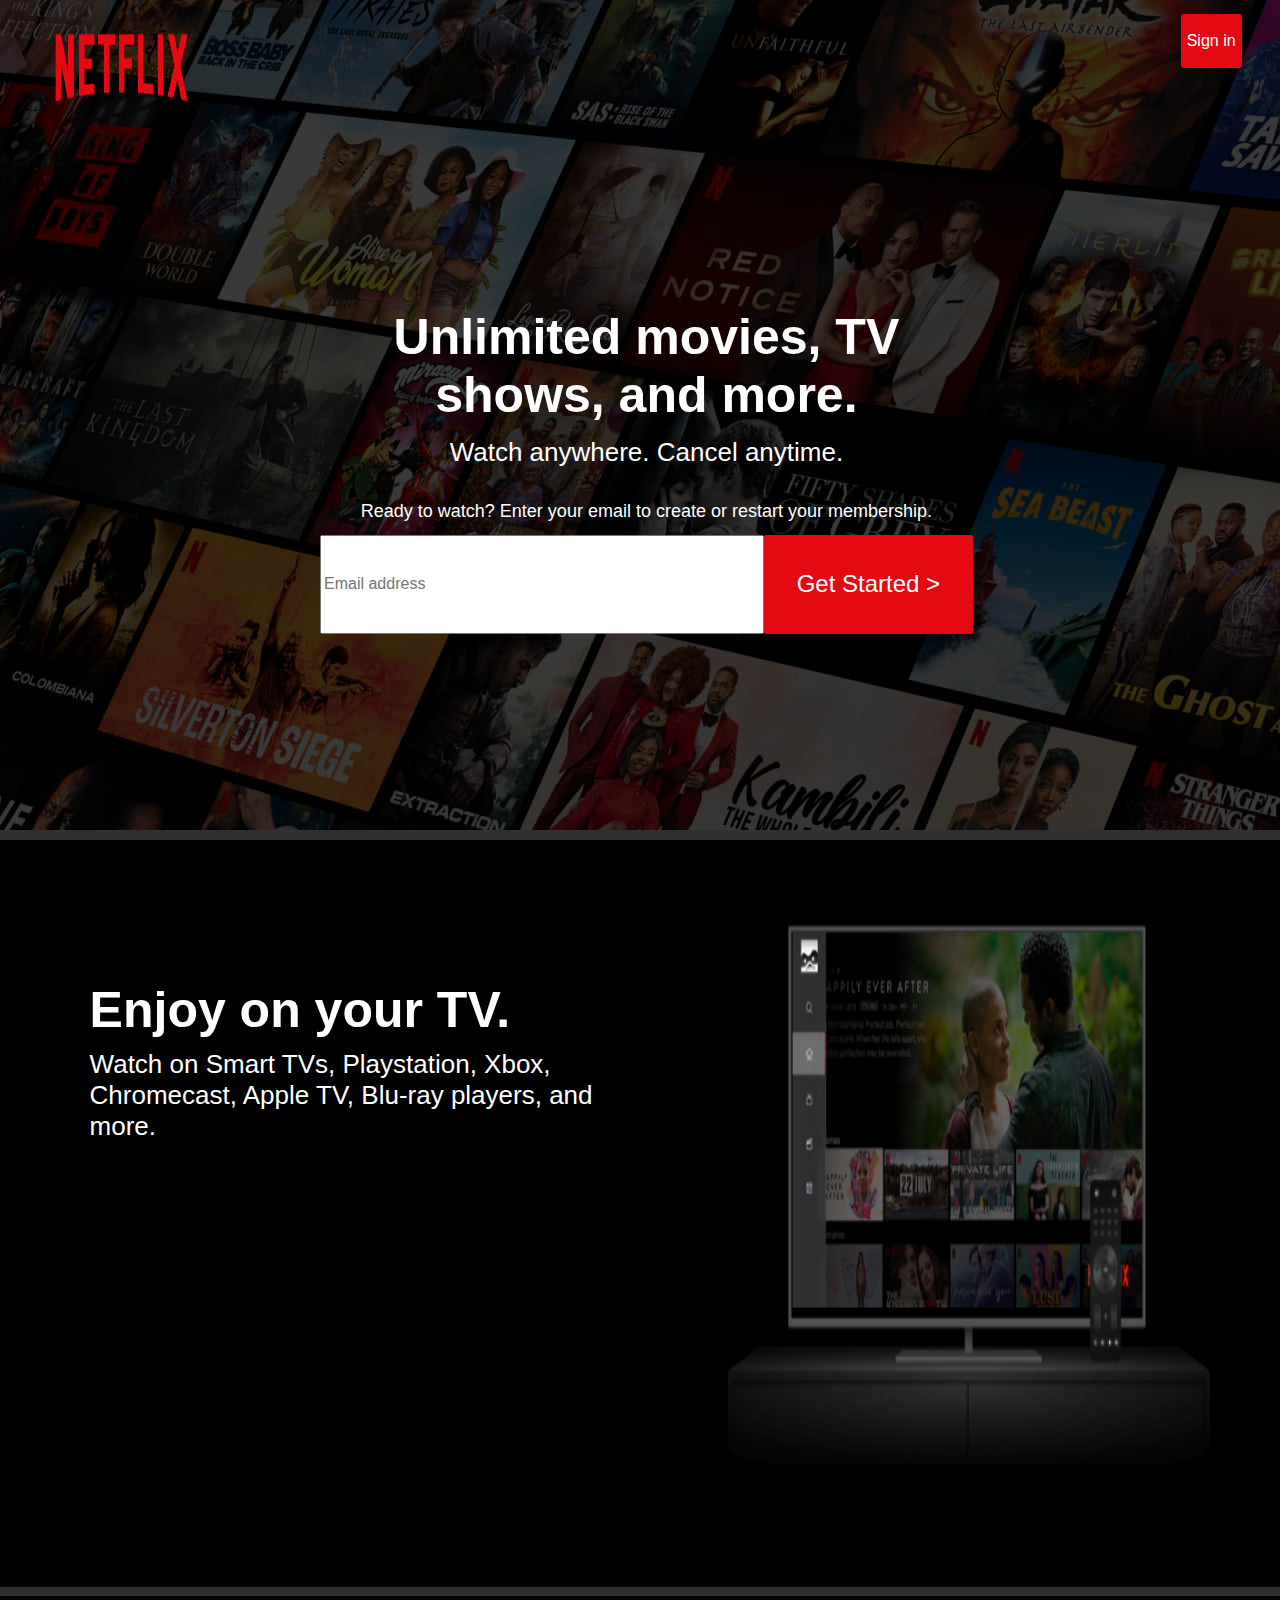
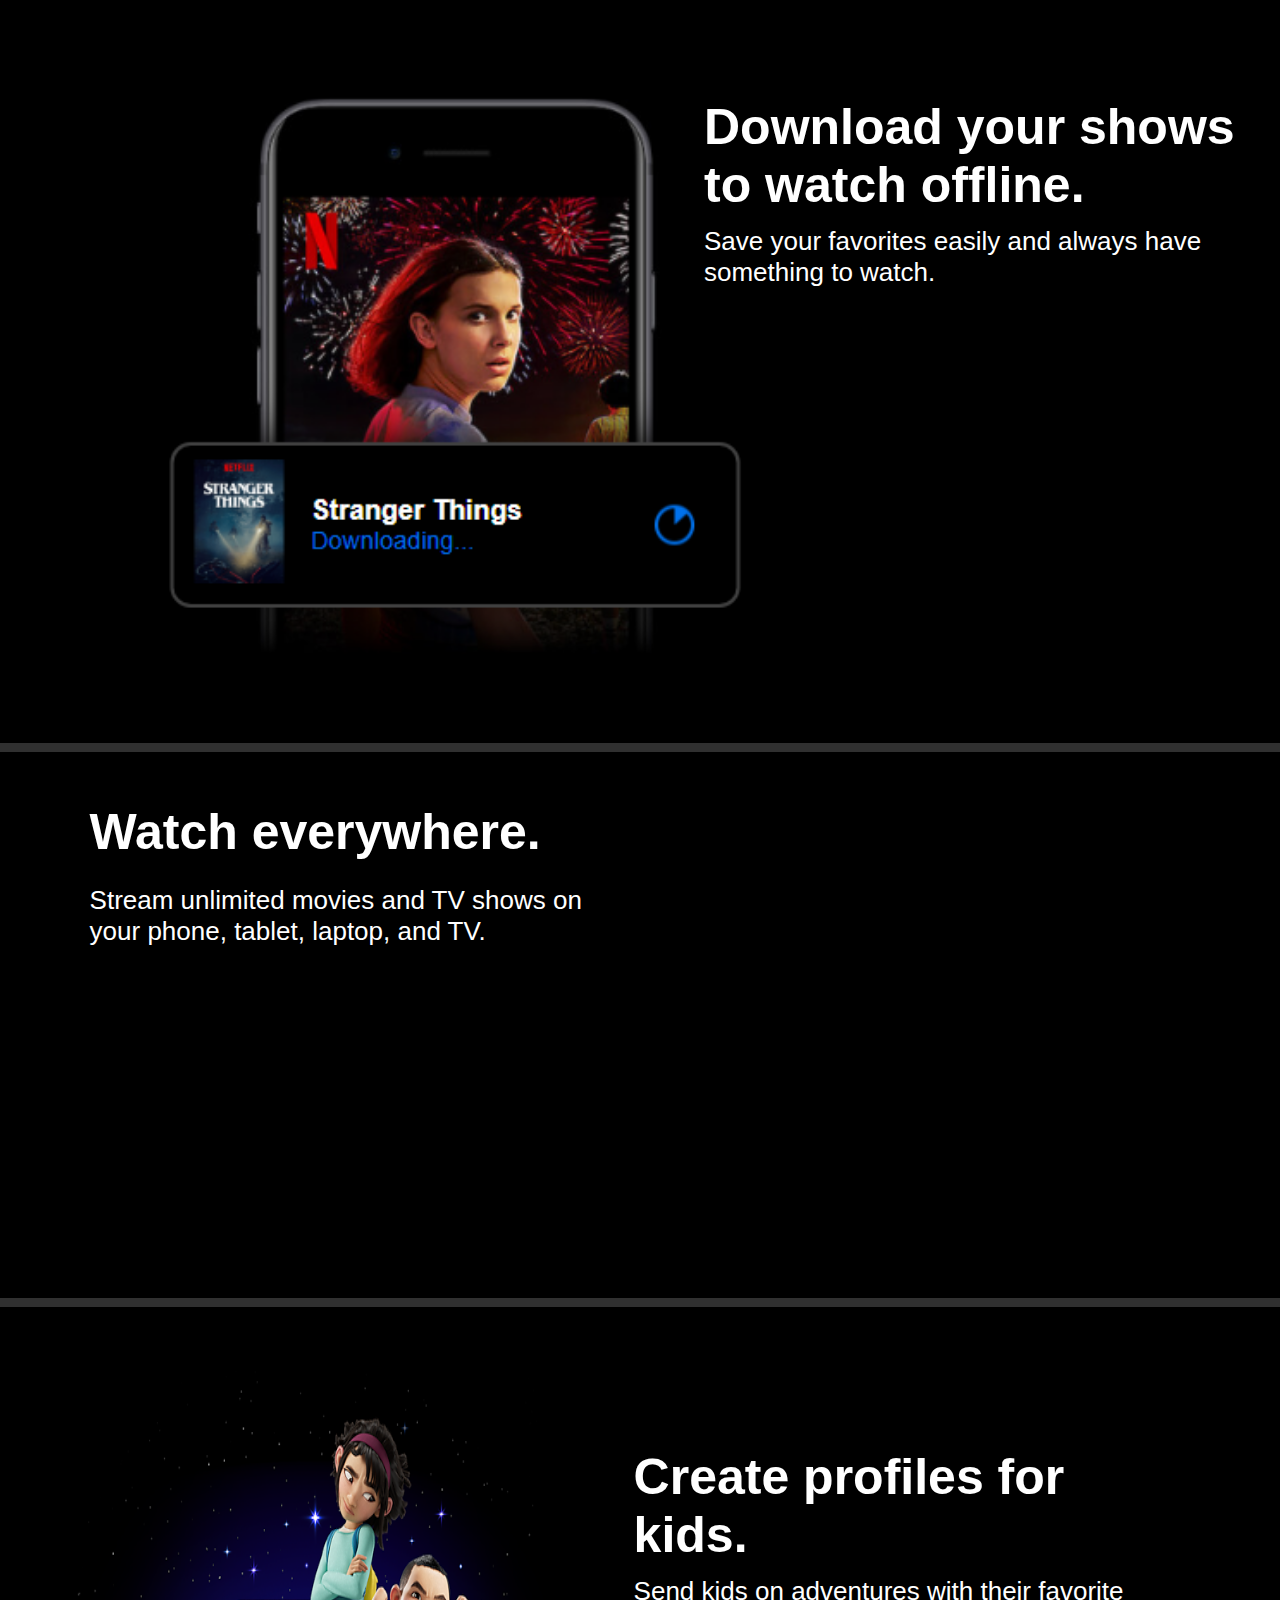
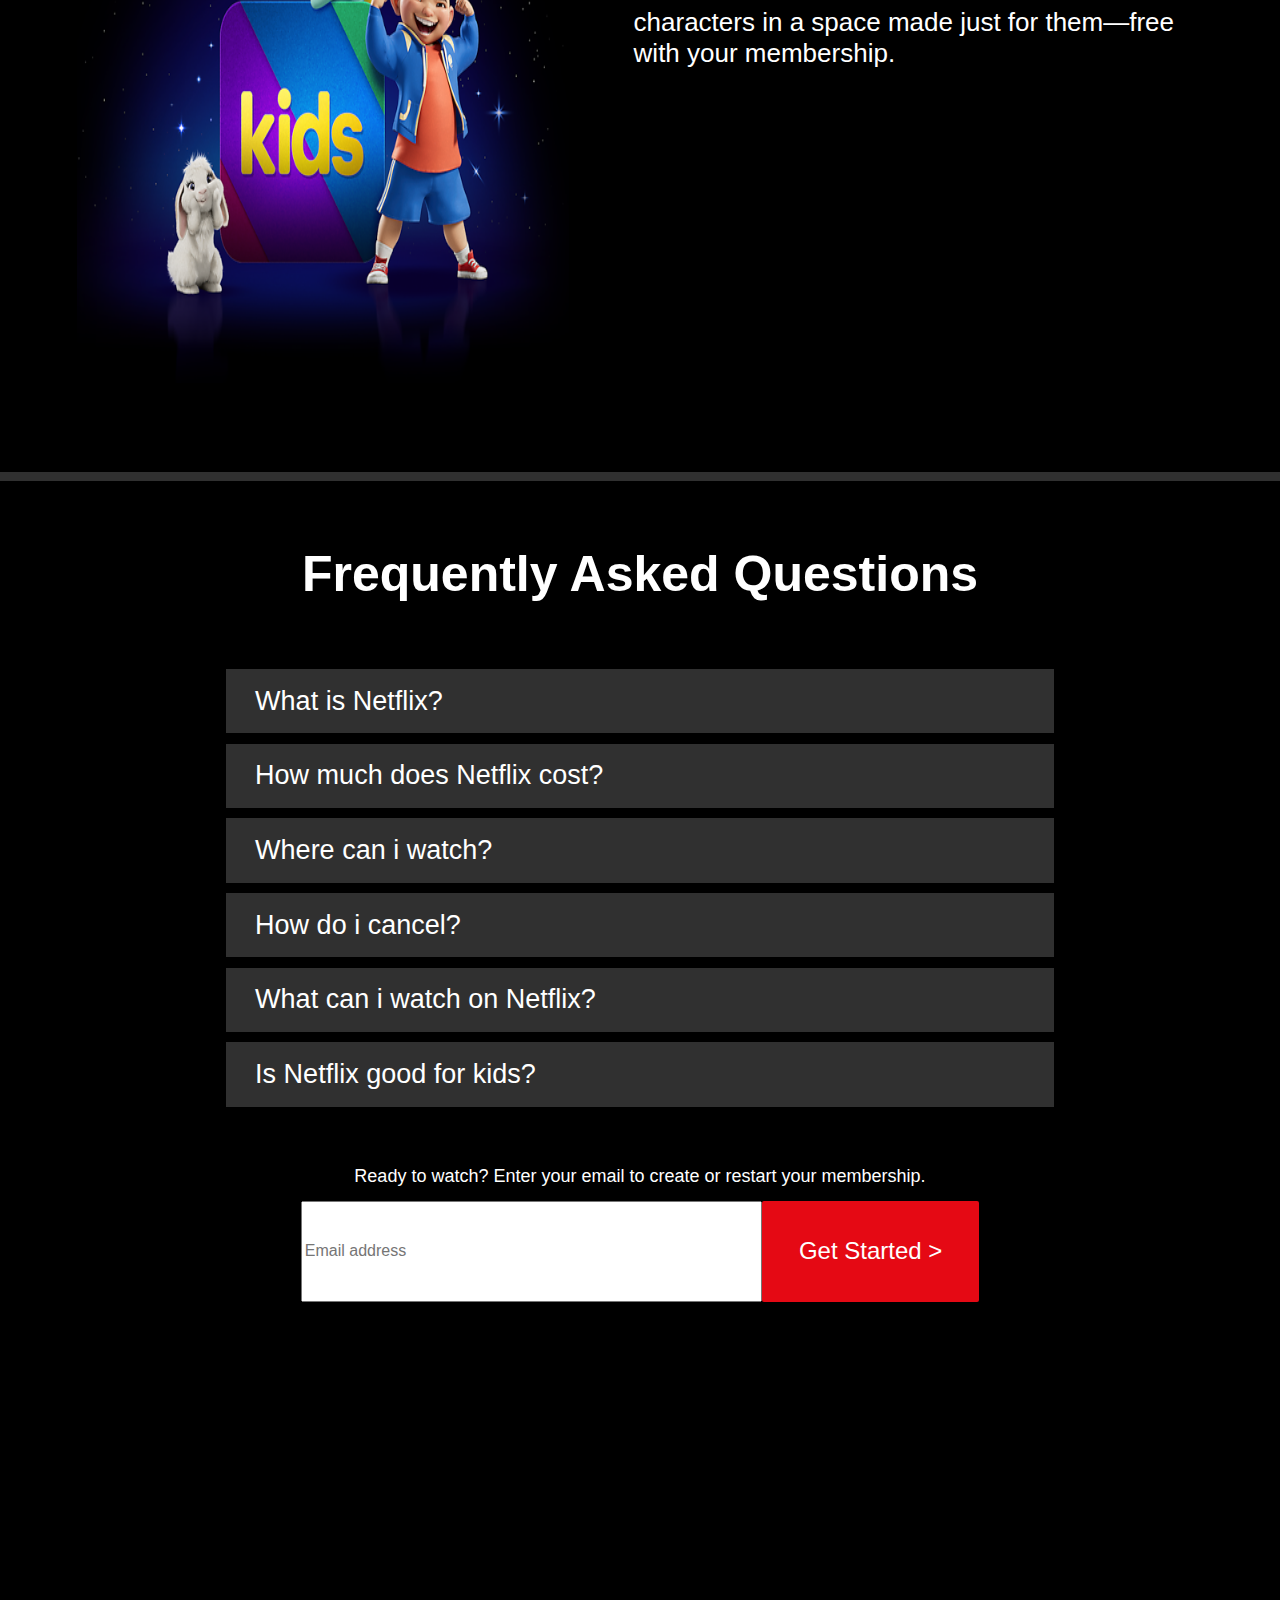
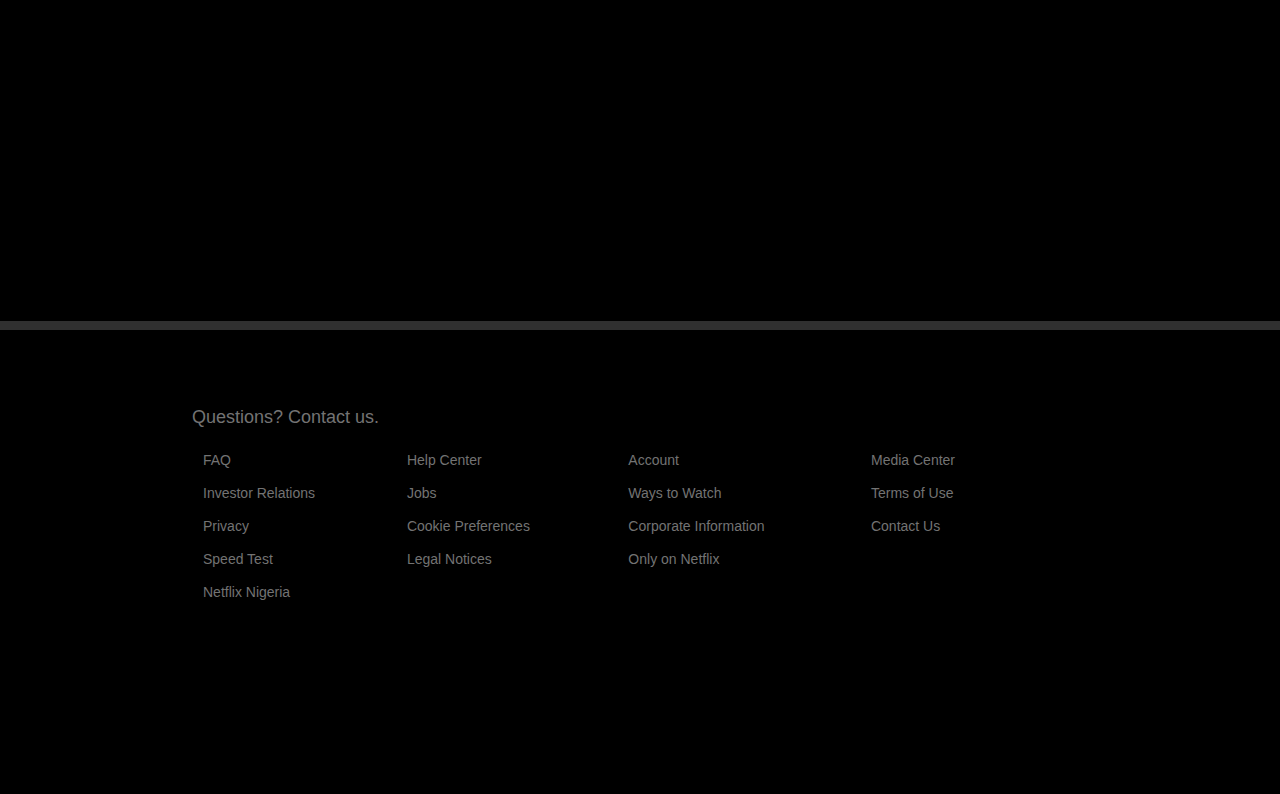
<file: index.html>
<html lang="en">
  <head>
    <meta charset="UTF-8" />
    <meta http-equiv="X-UA-Compatible" content="IE=edge" />
    <meta name="viewport" content="width=device-width, initial-scale=1.0" />
    <link rel="stylesheet" href="style.css" />
    <title>Netflix Homepage</title>
  </head>
  <body>
    <div class="first">
        <div class="maincontainer">
          <div class="headercontainer">
            <img src="IMG_20220805_104439_295.png" alt="logo" />
           <a href="indexsign.html">
            <button class="btn1">Sign in</button></a>
          </div>
          <div class="bodycontainer">
            <h1>
              Unlimited movies, TV <br />
              shows, and more.
            </h1>
            <h2>Watch anywhere. Cancel anytime.</h2>
            <h3>
              Ready to watch? Enter your email to create or restart your
              membership.
            </h3>
            <form>
              <input
                type="email"
                name="email"
                id="email"
                aria-label="Email Address"
                placeholder="Email address"
                required
              />
              <button class="btn2">Get Started ></button>
            </form>
          </div>
          </div>
        </div>
        <div class="tv">
          <div class="write">
            <h1 class="hw">Enjoy on your TV.</h1>
            <h2>
              Watch on Smart TVs, Playstation, Xbox,<br />
              Chromecast, Apple TV, Blu-ray players, and <br />
              more.
            </h2>
          </div>
          <img class="image2" src="IMG_20220805_104502_705.png" alt="tv" />
        </div>
        <div class="download">
          <div class="imagedivholder">
            <img class="imagerr" src="IMG_20220805_104504_381.png" alt="download" />
            <div class="imagediv"></div>
          </div>
          <div class="downwrite">
            <h1 class="hw3">Download your shows<br>to watch offline.</h1>
            <h2>
              Save your favorites easily and always have <br />something to
              watch.
            </h2>
          </div>
          </div>
        </div>
        <div class="watch">
          <h1 class="hw4">Watch everywhere.</h1>
          <h2>Stream unlimited movies and TV shows on<br />your phone, tablet, laptop, and TV.
          </h2>
      </div>
      <div class="profiles">
        <img
          class="imager"
          src="AAAABfpnX3dbgjZ-Je8Ax3xn0kXehZm_5L6-xe6YSTq_ucht9TI5jwDMqusWZKNYT8DfGudD0_wWVVTFLiN2_kaQJumz2iivUWbIbAtF.png"
          alt="kids"
        />
        <div class="profilewrite">
          <h1 class="hw5">Create profiles for <br />kids.</h1>
          <h2>
            Send kids on adventures with their favorite <br />
            characters in a space made just for them—free <br />
            with your membership.
          </h2>
        </div>
      </div>
      <div class="sixth">
          <h1 class="det">Frequently Asked Questions</h1>
          <details class="details1">
          <summary class="sss1">What is Netflix?</summary>
          <p>Netflix is a streaming service that offers a wide variety of <br> award-winning TV shows, movies, anime, documentaries, and <br> more on thousands of internet-connected devices.<br>

            You can watch as much as you want,<br> whenever you want without a single commercial – all for one low monthly price.<br> There's always something new to discover and new TV shows<br> and movies are added every week!</p>
          </details>
          <details class="details2">
          <summary>How much does Netflix cost?</summary>
          <p>Watch Netflix on your smartphone, tablet, Smart TV, laptop, or<br>streaming device, all for one fixed monthly fee. Plans range from<br>₦1,200 to ₦4,400 a month. No extra costs, no contracts.</p></details>
          <details class="details3">
          <summary>Where can i watch?</summary>
          <p>Watch anywhere, anytime. Sign in with your Netflix account to<br> watch instantly on the web at netflix.com from your personal<br> computer or on any internet-connected device that offers the<br> Netflix app, including smart TVs, smartphones, tablets, streaming<br> media players and game consoles.

            You can also download your favorite shows with the iOS,<br> Android, or Windows 10 app. Use downloads to watch while<br> you're on the go and without an internet connection. Take Netflix<br> with you anywhere.</p></details>
          
          
          <details class="details4">
          <summary>How do i cancel?</summary>
          <p>Netflix is flexible. There are no pesky contracts and no<br>commitments. You can easily cancel your account online in two<br>clicks. There are no cancellation fees – start or stop your account<br>anytime</p></details>
    
          <details class="details5">
          <summary>What can i watch on Netflix?</summary>
          <p>Netflix has an extensive library of feature films, documentaries,<br> TV shows, anime, award-winning Netflix originals, and more.<br> Watch as much as you want, anytime you want</p></details>
        
          <details class="details6">
          <summary>Is Netflix good for kids?</summary>
          <hr width="100%" size="2" color="black" />
          <p>The Netflix Kids experience is included in your membership to <br> give parents control while kids enjoy family-friendly TV shows<br> and movies in their own space.<br>

            Kids profiles come with PIN-protected parental controls that let <br> you restrict the maturity rating of content kids can watch and <br>block specific titles you don’t want kids to see.</p></details>
        <div class="lastbtn">
        <h3 class="lasth">
          Ready to watch? Enter your email to create or restart your
          membership.
        </h3>
        <form class="fm2">
          <input
            type="email"
            name="email"
            id="email"
            aria-label="Email Address"
            placeholder="Email address"
            required
          />
          <button class="btn2">Get Started ></button>
        </form>
      </div>
      </div>
    <div class="tnt">
            <p8>Questions? Contact us.</p8>
              <table cellpadding="6" cellspacing="5" width="65%">
                <tr>
                  <td>FAQ</td>
                  <td>Help Center</td>
                  <td>Account</td>
                  <td>Media Center</td>
                </tr>
                <tr>
                  <td>Investor Relations</td>
                  <td>Jobs</td>
                  <td>Ways to Watch</td>
                  <td>Terms of Use</td>
                </tr>
                <tr>
                  <td>Privacy</td>
                  <td>Cookie Preferences</td>
                  <td>Corporate Information</td>
                  <td>Contact Us</td>
                </tr>
                <tr>
                  <td>Speed Test</td>
                  <td>Legal Notices</td>
                  <td>Only on Netflix</td>
                </tr>

                <tr >
                  <td>Netflix Nigeria</td>
                </tr>
              </table>
      </div>
  </body>
</html>
</file>
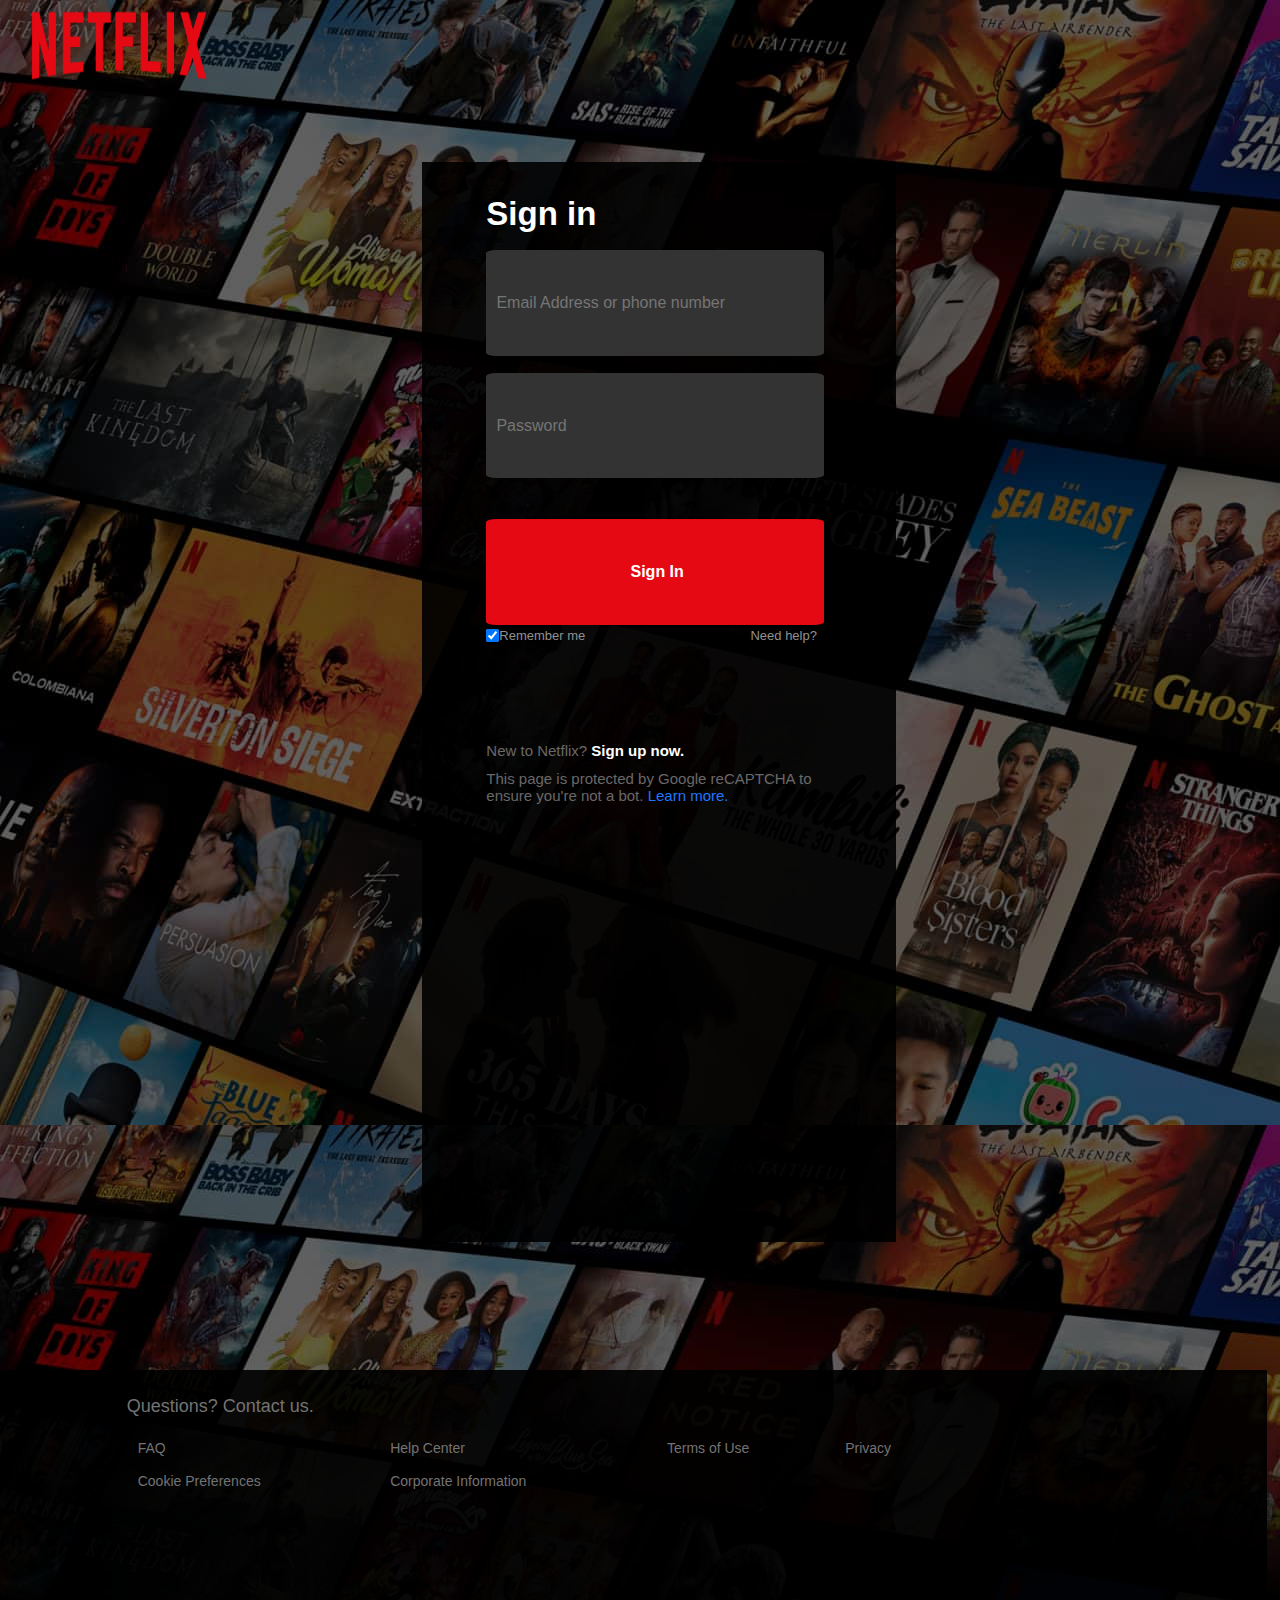
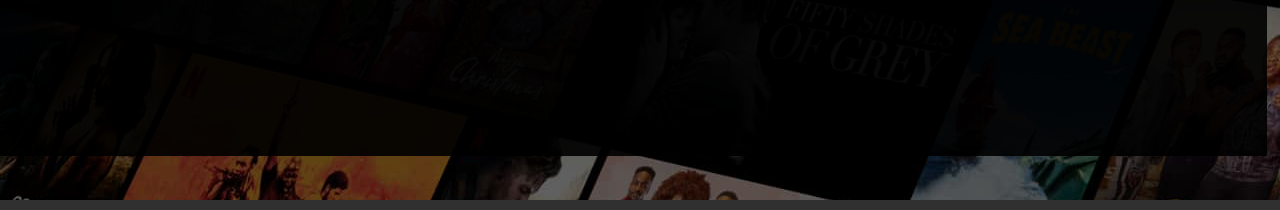
<file: indexsign.html>
<html lang="en">
  <head>
    <meta charset="UTF-8" />
    <meta http-equiv="X-UA-Compatible" content="IE=edge" />
    <meta name="viewport" content="width=device-width, initial-scale=1.0" />
    <link rel="stylesheet" href="stylesign.css" />
    <title>Netflix Signin</title>
  </head>
  <body>
    <div class="first">
      <div class="maincontainer">
        <div class="headercontainer">
          <a href="index.html"
            ><img src="IMG_20220805_104439_295.png" alt="logo"
          /></a>
        </div>

        <div class="mainform">
          <div class="formcontainer">
            <h1>Sign in</h1>
            <form>
              <input
                class="inputo"
                type="email"
                name="email"
                id="email"
                aria-label="Email Address"
                placeholder="Email Address or phone number"
                required
              />
              <input
                class="inputo"
                type="password"
                name="password"
                id="password"
                aria-label="Password"
                placeholder="Password"
                required
              />
              <input
                class="inputo"
                id="signinbtn"
                type="submit"
                value="Sign In"
                aria-label="Submit"
              />
              <div class="underform">
                <input
                  type="checkbox"
                  class="Rememberme"
                  id="rememb"
                  checked=""
                />
                <label for="remem">Remember me</label>
                <p>Need help?</p>
              </div>
            </form>
            <p2>New to Netflix? <strong>Sign up now.</strong></p2> <br /><br />
            <p2
              >This page is protected by Google reCAPTCHA to <br />
              ensure you're not a bot.
              <span class="spanite">Learn more.</span></p2
            >
          </div>
        </div>
        <div class="footerd">
          <p8>Questions? Contact us.</p8>
          <table cellpadding="6" cellspacing="5" width="65%">
            <tr>
              <td>FAQ</td>
              <td>Help Center</td>
              <td>Terms of Use</td>
              <td>Privacy</td>
            </tr>
            <tr>
              <td>Cookie Preferences</td>
              <td>Corporate Information</td>
            </tr>
          </table>
        </div>
      </div>
    </div>
  </body>
</html>
</file>
<file: style.css>
html{
    font-size: 62.5%;
}

body{
    margin:0%;
    font-family:'Overpass', sans-serif;
    
}

.first{
    background-image:url(IMG_20220805_104501_391.jpg);
}
.maincontainer{
    margin: 0%;
    border-bottom: 10px solid rgb(48,48,48);
    background-color: rgba(0,0,0,0.7);
}

.headercontainer{
    width:100%;
    height: 20%;
    display: flex;
    flex-direction: row;
    justify-content: space-between;
    padding-right: 2%;

}

img{
    margin-top: 2%;
    margin-left: 4%;
    width: 11%;
    height: 45%;
    display: flex;
   
}

a{
    margin-top: 1%;
    margin-right: 3%;
}
.btn1{
    font-weight: lighter;
    font-size:medium;
    width: 100%;
    height: 32%;
    margin-top: 2%;
    margin-bottom: 3%;
    margin-right: 5%;
    border-radius: 3px;
    color: white;
    background-color: rgb(229,9,20);    
    border: none;
    cursor: pointer; 
}

.bodycontainer{
    width: 51%;
    height: 58%;
    display: flex;
    flex-direction: column;
    align-items: center;
    margin: 10% 20% 0% 25%;
}



h1{
    font-size: 50px;
    color: white;
    font-weight: 700;
    margin-top: 0%;
    margin-bottom: 2%;
    text-align: center;
}

h2{
    
    font-size: 26px;
    color: white; 
    font-weight: 500;
    margin-top: 0%;
    margin-bottom: 5%;
}

h3{
    
    font-size: 18px;
    color: white;
    font-weight: 300;
    margin-top: 0%;
    margin-bottom: 2%;
}

form{
    width: 100%;
    height: 19%;
    display: flex;
    justify-content:space-between 0%;
    margin-top: 0%;
    margin-bottom: 0%;
}
input{
    font-size: medium;
    width: 68%;
    height: 100%;
    margin-right: 0%;
}

.btn2{
    border: none;
    font-size: 24px;
    height:100%;
    width: 32%;
    border-radius: 2px;
    color: white;
    background-color: rgb(229,9,20); 
    cursor: pointer; 
}

.btn2:hover{
    background-color: rgb(255, 18, 18);
}

.tv{
    border-bottom: 9px solid rgb(48,48,48);
    width: 100%;
    height: 83%;
    background-color: black;
    display: flex;
    flex-direction: row;
    justify-content: space-between;
}

.write{
    width: 55%;
    height: 50%;
    text-align: left;
    margin: 11% 3%;
    margin-left: 7%;
}
.image2{
    width: 40%;
    height: 75%;
    margin: 5%;
    margin-right: 4%;
}

.hw{
    text-align: left;
}

.imagerr{
        width: 100%;
        height: 80%;
        margin: 13% 0%;
        margin-left: 26%;
        margin-bottom: 15%;
}

.download{
    border-bottom: 9px solid rgb(48,48,48);
    width: 100%;
    height: 83%;
    background-color: black;
    display: flex;
    flex-direction: row;
    justify-content: space-between;
}
.downwrite{
    width: 45%;
    height: 50%;
    margin: 8% 0%;
    
    
}

.hw3{
    
    text-align: left;
}

.watch{
    border-bottom: 9px solid rgb(48,48,48);
    width: 93%;
    height: 55%;
    background-color: black;
    display: flex;
    flex-direction: column;
    align-items: flex-start;
    padding-top: 4%;
    padding-left: 7%;
}


.imager{
        width: 40%;
        height: 80%;
        margin: 5% 0.5%;
        margin-left: 6%;
}

.profiles{
    border-bottom: 9px solid rgb(48,48,48);
    width: 100%;
    height: 85%;
    background-color: black;
    display: flex;
    flex-direction: row;
    justify-content: space-between;
}

.profilewrite{
    width: 60%;
    height: 50%;
    text-align: left;
    margin: 11% 5%;
    margin-left: 3%;
    display: flex;
    flex-direction: column;
    align-items: flex-start;
}

.hw5{
    text-align: left;
}


.sixth{
    border-bottom: 9px solid rgb(48,48,48);
    width: 100%;
    height: 160%;
    background-color: black;
    display: flex;
    flex-direction:column;
    align-items: center;
    overflow-block: clip;

}

details{
    color: white;
    font-size: 27px;
    font-weight: 400;
    background-color:rgb(48,48,48);
    width: 65%;
    height: max-content;
}

hr{
    font-size: 2px;
}
.details1{
    margin-bottom: 0.5%;
}
.details2{
    margin-bottom: 0.5%;
}
.details3{
    margin-bottom: 0.5%;
}
.details4{
    margin-bottom: 0.5%;
}
.details5{
    margin-bottom: 0.5%;
}
.details6{
    margin-bottom: 0.5%;
}
summary{
   padding-top: 2%;
   padding-bottom: 2%;
    font-size: 27px;
    font-weight: 400;
    padding-left: 3.5%;
    background-color:rgb(48,48,48);
    border: 2px solid black;
    color: white;
    cursor: pointer;
    display: block;
}


p{
    padding-left: 4%;
    padding: 1% 3% 1% 4%;
}

.hv{
    width: max-content;
    height: max-content;
    font-weight: lighter;

}
.det{
    margin: 5%;
}
.lastbtn{
    width: 53%;
    height: 20%;
    margin-top: 4%;
    padding-top:none;
    display: flex;
    flex-direction: column;
    justify-content:top;
    align-items: center;
}

.fm2{
    height: 35%;
}

  .tnt{
    width: 100%;
    height: 43%;
    background-color: black;
    padding-top: 6%;
}
table{
    
    font-family: Arial, Helvetica, sans-serif;
    font-size: 14px;
    color: #737373;
    margin: 1% 0% 0% 15%;
}
p8{
   
    font-size: 18px;
    font-family: Arial, Helvetica, sans-serif;
    color: #737373;
    margin: 15% 0% 0% 15%;
}
</file>
<file: stylesign.css>
html{
    font-size: 62.5%;
}

body{
    margin:0;
    font-family:'Overpass', sans-serif;
}

.first{
    height: 200%;
    background-image:url(IMG_20220805_104501_391.jpg);
    
}
.maincontainer{
    width: 100%;
    height: 100%;
    border-bottom: 10px solid rgb(48,48,48);
    background-color: rgba(0,0,0,0.5);
    display: flex;
    flex-direction: column;
}

.headercontainer{
    width:max-content;
    height: 9%;
    display: flex;
    padding-left: 1%;
  
}

img{
    margin-top: 1.5%;
    margin-left: 5%;
    width: 70%;
    height: 50%;
    display: flex;
}


.mainform{
    width: 37%;
    height: 60%;
    background-color: rgba(0,0,0,0.9);
    margin-left: 33%;}

h1{
    color: white;
    font-size: 33px;
    padding: 0%;
    margin-bottom: 0%;
}
.formcontainer{
    width: 72%;
    height: 73%;
    margin-top: 7%;
    margin-left: 13.5%;

   
}
form{
    width: 99%;
    height: 52%;
    display: flex;
    flex-direction: column;
    margin-bottom: 29%;
}

.inputo{
    font-size: medium;
    height: 30%;
    border: none;
    margin-top: 5%;
    padding-left: 3%;
    margin-bottom: none;
    color: rgb(108, 106, 106);
    border-radius: 3%;
    background-color: rgb(51,51,51);
}

#signinbtn{
    margin-top: 12%;
    background-color: rgb(229,9,20);
    color: white;
    font-size: 16px;
    font-weight: bold;
}

.underform{
    margin-top: 1%;
    width: 100%;
    height:max-content;
    color: rgb(145, 144, 144);
    font-size: 13px;
    font-weight: medium;
    display: flex;
    flex-direction: row;
}

.rememberme{
    width: max-content;
    height: 100%;
    margin: 0%;
    font-size: 16px;
    
}

#rememb{
    font-size: 20px;
}

label{
    margin-left: none;
    width: 50%;
}

p{margin: 0%;
    padding-left: 0%;
    width: 37%;
    color: rgb(145, 144, 144);
    font-size: 13px;
    font-weight: medium;
    margin-left: 45%;
    
}
p2{
    font-size: 15px;
    font-weight: medium;
    margin-top: 30%;
    color:rgb(106, 104, 104);
    
}

strong{
    color: white;
}
span{
    color: rgb(32, 117, 255);
}


.footerd{
    padding-top: 2%;
    width: 99%;
    height: 20%;
    margin-top: 10%;
    margin-bottom: none;
    background-color: rgba(0,0,0,0.9);
}

p8{
    font-size: 18px;
    font-family: Arial, Helvetica, sans-serif;
    margin-top: 10%;
    margin-left: 10%;
    color: #737373;}


table{
    font-family: Arial, Helvetica, sans-serif;
    font-size: 14px;
    color: #737373;
    margin: 1% 0% 0% 10%;
}
</file>
